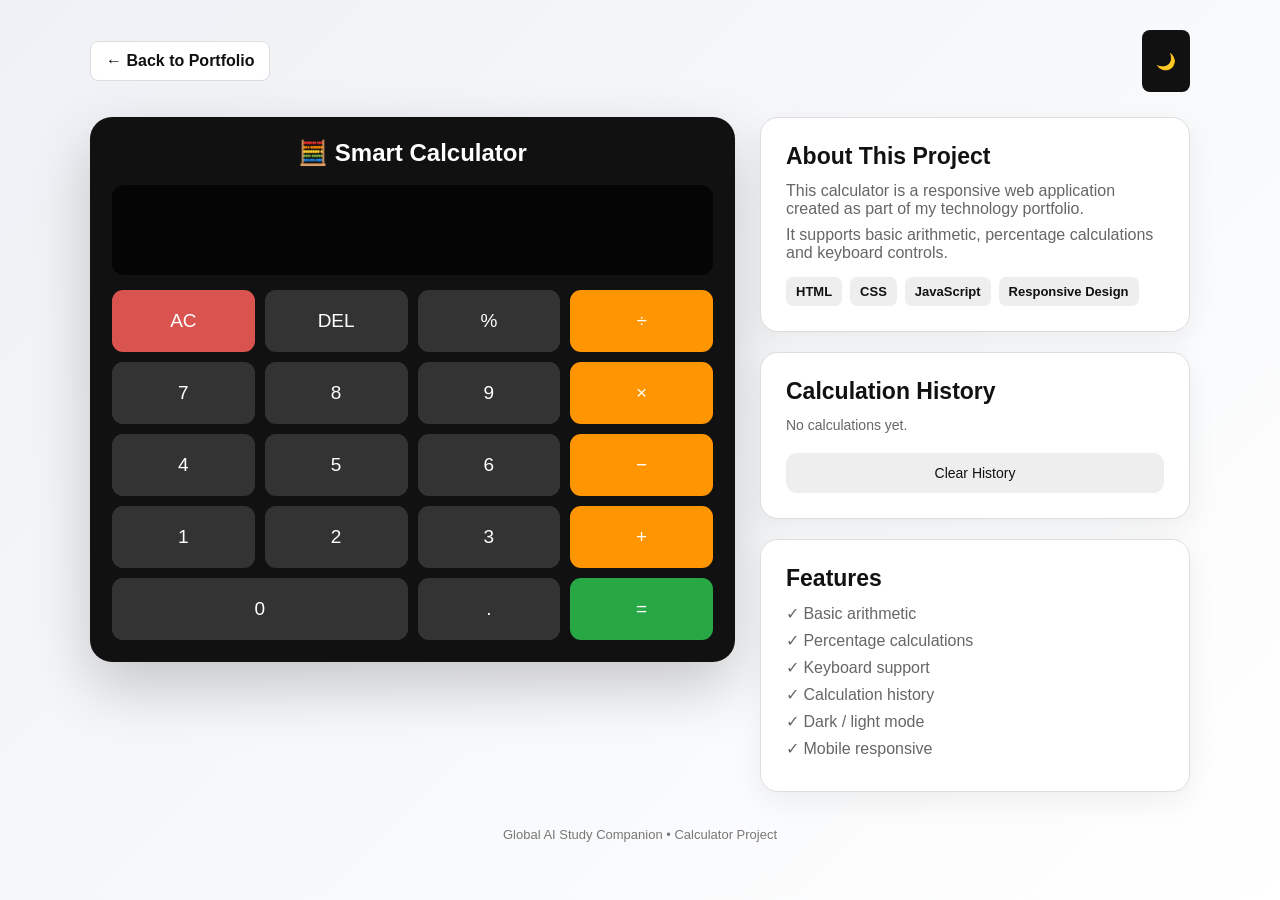
<file: calculator/index.html>
<!DOCTYPE html>
<html lang="en">

<head>

    <meta charset="UTF-8">

    <meta
        name="viewport"
        content="width=device-width, initial-scale=1.0">

    <title>
        Calculator | Global AI Study Companion
    </title>


    <style>

        * {
            margin: 0;
            padding: 0;
            box-sizing: border-box;
        }


        html {
            scroll-behavior: smooth;
        }


        body {

            font-family:
                Arial,
                Helvetica,
                sans-serif;

            background:
                linear-gradient(
                    135deg,
                    #eef1f5,
                    #ffffff
                );

            color: #111;

            min-height: 100vh;

            padding: 30px;

            transition:
                background 0.3s,
                color 0.3s;
        }


        /* =========================
           TOP BAR
        ========================= */

        .top-bar {

            max-width: 1100px;

            margin: auto;

            display: flex;

            justify-content:
                space-between;

            align-items: center;

            margin-bottom: 25px;
        }


        .back {

            text-decoration: none;

            color: #111;

            font-weight: 700;

            padding: 10px 15px;

            border-radius: 8px;

            background: white;

            border: 1px solid #ddd;
        }


        .back:hover {

            background: #eee;
        }


        .theme-button {

            border: none;

            background: #111;

            color: white;

            padding: 10px 14px;

            border-radius: 8px;

            cursor: pointer;

            font-size: 16px;
        }


        /* =========================
           MAIN LAYOUT
        ========================= */

        .layout {

            max-width: 1100px;

            margin: auto;

            display: grid;

            grid-template-columns:
                1.2fr 0.8fr;

            gap: 25px;

            align-items: start;
        }


        /* =========================
           CALCULATOR
        ========================= */

        .calculator {

            background: #111;

            padding: 22px;

            border-radius: 22px;

            box-shadow:
                0 25px 60px
                rgba(0, 0, 0, 0.2);
        }


        .calculator-title {

            color: white;

            text-align: center;

            margin-bottom: 18px;
        }


        #display {

            width: 100%;

            height: 90px;

            border: none;

            outline: none;

            border-radius: 12px;

            background: #050505;

            color: white;

            font-size: 34px;

            text-align: right;

            padding: 15px;

            margin-bottom: 15px;
        }


        .buttons {

            display: grid;

            grid-template-columns:
                repeat(4, 1fr);

            gap: 10px;
        }


        button {

            height: 62px;

            border: none;

            border-radius: 11px;

            background: #333;

            color: white;

            font-size: 19px;

            cursor: pointer;

            transition:
                transform 0.1s,
                background 0.2s;
        }


        button:hover {

            background: #555;
        }


        button:active {

            transform: scale(0.94);
        }


        .operator {

            background: #ff9500;
        }


        .operator:hover {

            background: #ffad32;
        }


        .clear {

            background: #d9534f;
        }


        .equals {

            background: #28a745;
        }


        .zero {

            grid-column:
                span 2;
        }


        /* =========================
           SIDE PANEL
        ========================= */

        .side-panel {

            display: flex;

            flex-direction: column;

            gap: 20px;
        }


        .card {

            background: white;

            padding: 25px;

            border-radius: 18px;

            border: 1px solid #ddd;

            box-shadow:
                0 10px 30px
                rgba(0, 0, 0, 0.06);
        }


        .card h2 {

            margin-bottom: 12px;

            font-size: 23px;
        }


        .card p {

            color: #666;

            margin-bottom: 8px;
        }


        .tech-list {

            display: flex;

            flex-wrap: wrap;

            gap: 8px;

            margin-top: 15px;
        }


        .tech {

            padding: 7px 10px;

            background: #eee;

            border-radius: 7px;

            font-size: 13px;

            font-weight: 700;
        }


        /* =========================
           HISTORY
        ========================= */

        .history {

            max-height: 220px;

            overflow-y: auto;

            margin-top: 10px;
        }


        .history-item {

            padding: 10px;

            border-bottom: 1px solid #eee;

            font-size: 14px;
        }


        .history-empty {

            color: #999;

            font-size: 14px;
        }


        .clear-history {

            margin-top: 12px;

            height: 40px;

            width: 100%;

            background: #eee;

            color: #111;

            font-size: 14px;
        }


        /* =========================
           FOOTER
        ========================= */

        .footer {

            max-width: 1100px;

            margin: 35px auto 0;

            text-align: center;

            color: #777;

            font-size: 13px;
        }


        /* =========================
           DARK MODE
        ========================= */

        body.dark {

            background:
                linear-gradient(
                    135deg,
                    #101010,
                    #1b1b1b
                );

            color: white;
        }


        body.dark .back {

            background: #222;

            color: white;

            border-color: #444;
        }


        body.dark .card {

            background: #202020;

            border-color: #333;
        }


        body.dark .card p {

            color: #aaa;
        }


        body.dark .tech {

            background: #333;

            color: white;
        }


        body.dark .history-item {

            border-color: #333;
        }


        body.dark .clear-history {

            background: #333;

            color: white;
        }


        /* =========================
           MOBILE
        ========================= */

        @media (max-width: 800px) {

            body {

                padding: 15px;
            }


            .layout {

                grid-template-columns: 1fr;
            }


            .top-bar {

                margin-bottom: 15px;
            }


            #display {

                font-size: 28px;
            }

        }

    </style>

</head>


<body>


<!-- =========================
     TOP BAR
========================= -->

<div class="top-bar">

    <a
        href="../index.html"
        class="back">

        ← Back to Portfolio

    </a>


    <button
        class="theme-button"
        onclick="toggleTheme()">

        🌙

    </button>

</div>



<!-- =========================
     MAIN
========================= -->

<div class="layout">


    <!-- CALCULATOR -->

    <div class="calculator">

        <h2 class="calculator-title">

            🧮 Smart Calculator

        </h2>


        <input
            type="text"
            id="display"
            readonly
        >


        <div class="buttons">


            <button
                class="clear"
                onclick="clearDisplay()">

                AC

            </button>


            <button
                onclick="deleteLast()">

                DEL

            </button>


            <button
                onclick="appendValue('%')">

                %

            </button>


            <button
                class="operator"
                onclick="appendValue('/')">

                ÷

            </button>


            <button onclick="appendValue('7')">
                7
            </button>


            <button onclick="appendValue('8')">
                8
            </button>


            <button onclick="appendValue('9')">
                9
            </button>


            <button
                class="operator"
                onclick="appendValue('*')">

                ×

            </button>


            <button onclick="appendValue('4')">
                4
            </button>


            <button onclick="appendValue('5')">
                5
            </button>


            <button onclick="appendValue('6')">
                6
            </button>


            <button
                class="operator"
                onclick="appendValue('-')">

                −

            </button>


            <button onclick="appendValue('1')">
                1
            </button>


            <button onclick="appendValue('2')">
                2
            </button>


            <button onclick="appendValue('3')">
                3
            </button>


            <button
                class="operator"
                onclick="appendValue('+')">

                +

            </button>


            <button
                class="zero"
                onclick="appendValue('0')">

                0

            </button>


            <button onclick="appendValue('.')">

                .

            </button>


            <button
                class="equals"
                onclick="calculate()">

                =

            </button>


        </div>

    </div>



    <!-- SIDE PANEL -->

    <div class="side-panel">


        <!-- PROJECT INFORMATION -->

        <div class="card">

            <h2>
                About This Project
            </h2>

            <p>
                This calculator is a responsive
                web application created as part
                of my technology portfolio.
            </p>

            <p>
                It supports basic arithmetic,
                percentage calculations and
                keyboard controls.
            </p>


            <div class="tech-list">

                <span class="tech">
                    HTML
                </span>

                <span class="tech">
                    CSS
                </span>

                <span class="tech">
                    JavaScript
                </span>

                <span class="tech">
                    Responsive Design
                </span>

            </div>

        </div>


        <!-- HISTORY -->

        <div class="card">

            <h2>
                Calculation History
            </h2>


            <div
                id="history"
                class="history">

                <p class="history-empty">

                    No calculations yet.

                </p>

            </div>


            <button
                class="clear-history"
                onclick="clearHistory()">

                Clear History

            </button>

        </div>


        <!-- FEATURES -->

        <div class="card">

            <h2>
                Features
            </h2>

            <p>
                ✓ Basic arithmetic
            </p>

            <p>
                ✓ Percentage calculations
            </p>

            <p>
                ✓ Keyboard support
            </p>

            <p>
                ✓ Calculation history
            </p>

            <p>
                ✓ Dark / light mode
            </p>

            <p>
                ✓ Mobile responsive
            </p>

        </div>


    </div>

</div>



<div class="footer">

    Global AI Study Companion •
    Calculator Project

</div>



<script>


const display =
    document.getElementById("display");


const history =
    document.getElementById("history");



/* =========================
   CALCULATOR
========================= */


function appendValue(value) {

    display.value += value;

}



function clearDisplay() {

    display.value = "";

}



function deleteLast() {

    display.value =
        display.value.slice(0, -1);

}



function calculate() {

    if (display.value === "") {

        return;

    }


    try {

        const original =
            display.value;


        const expression =
            display.value.replace(
                /%/g,
                "/100"
            );


        const result =
            Function(
                '"use strict"; return (' +
                expression +
                ')'
            )();


        if (
            !Number.isFinite(result)
        ) {

            display.value = "Error";

            return;

        }


        display.value = result;


        addHistory(
            original +
            " = " +
            result
        );

    }


    catch {

        display.value = "Error";

    }

}



/* =========================
   HISTORY
========================= */


function addHistory(text) {

    const empty =
        history.querySelector(
            ".history-empty"
        );


    if (empty) {

        empty.remove();

    }


    const item =
        document.createElement("div");


    item.className =
        "history-item";


    item.textContent =
        text;


    history.prepend(item);

}



function clearHistory() {

    history.innerHTML =

        '<p class="history-empty">' +
        'No calculations yet.' +
        '</p>';

}



/* =========================
   DARK MODE
========================= */


function toggleTheme() {

    document.body.classList.toggle(
        "dark"
    );


    const button =
        document.querySelector(
            ".theme-button"
        );


    if (
        document.body.classList.contains(
            "dark"
        )
    ) {

        button.textContent = "☀️";

    }

    else {

        button.textContent = "🌙";

    }

}



/* =========================
   KEYBOARD
========================= */


document.addEventListener(
    "keydown",
    function(event) {

        const key =
            event.key;


        if (

            (key >= "0" &&
             key <= "9")

            ||

            key === "+"

            ||

            key === "-"

            ||

            key === "*"

            ||

            key === "/"

            ||

            key === "."

            ||

            key === "%"

        ) {

            appendValue(key);

        }


        if (

            key === "Enter"

            ||

            key === "="

        ) {

            calculate();

        }


        if (
            key === "Backspace"
        ) {

            deleteLast();

        }


        if (
            key === "Escape"
        ) {

            clearDisplay();

        }

    }
);


</script>


</body>

</html>
</file>
